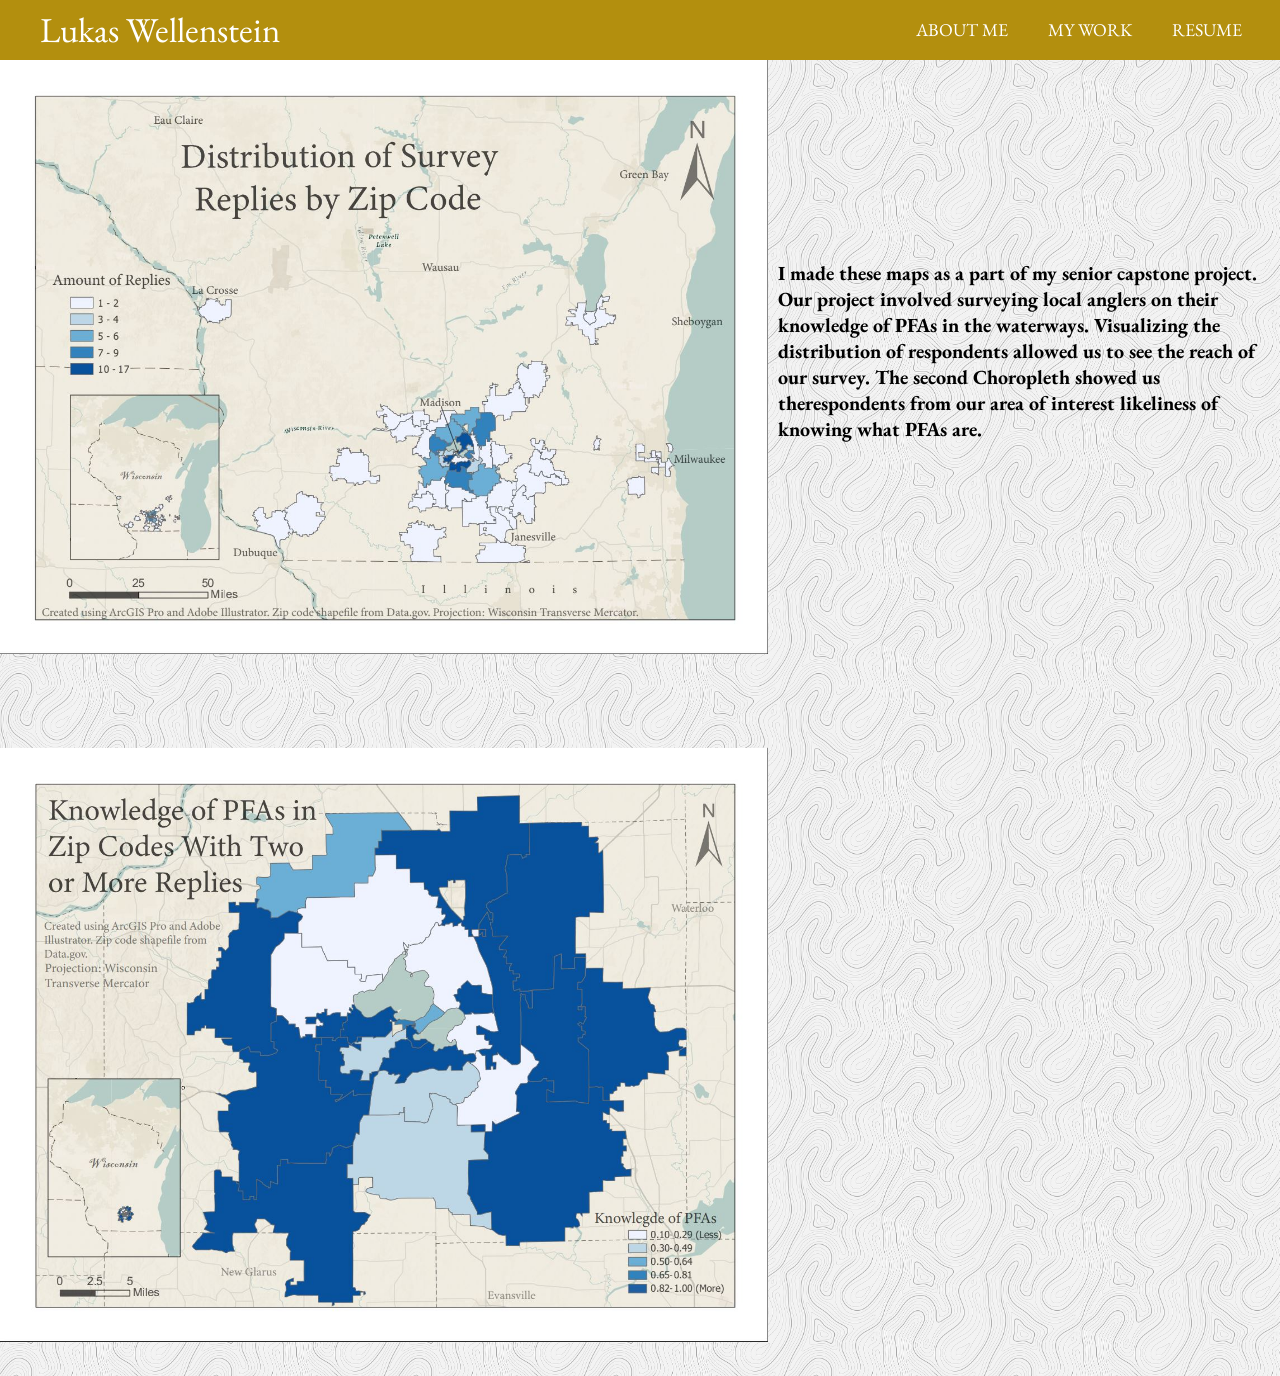
<file: capstone.html>
<!DOCTYPE html>
<html lang="en">
    <head>
        <meta charset="utf-8">
        <meta name="viewport" content="width=device-width">
            <title></title>

        <!--put your external stylesheet links here-->
        <link rel="stylesheet" href="css/style.css">
        <link href="https://fonts.googleapis.com/css2?family=EB+Garamond&display=swap" rel="stylesheet">
        
     
               
    </head>

    <body>
    <nav>
        <label class="logo"><a href="home.html">Lukas Wellenstein</a></label>
        <ul>
            <li><a href="about.html">About Me</a></li>
            <li><a href="works.html">My Work</a></li>
            <li><a href="resume.html">Resume</a></li>
        </ul>
    </nav>
    <div class = "container-fluid">
        <div class = "row">
            <div class ="col-md-7-col-sm-12-col-12">
                <img class = "project-item" src = "Amount_map.JPG" padding-top = 60 px>
            </div>

            <div class = "col-md-5 col-sm-12 col-12">
                <h1 class = "artist-statement">
                    I made these maps as a part of my senior capstone project. Our project involved surveying 
                    local anglers on their knowledge of PFAs in the waterways. Visualizing the distribution 
                    of respondents allowed us to see the reach of our survey. The second Choropleth showed 
                    us therespondents from our area of interest likeliness of knowing what PFAs are.

                </h1>
            </div>

            <div class ="col-md-7-col-sm-12-col-12">
                <img class = "project-item" src = "knowledge_map.JPG" padding-top = 60 px>
            </div>
            
        </div>
    </div>



    
    
    </body>
</html>
</file>
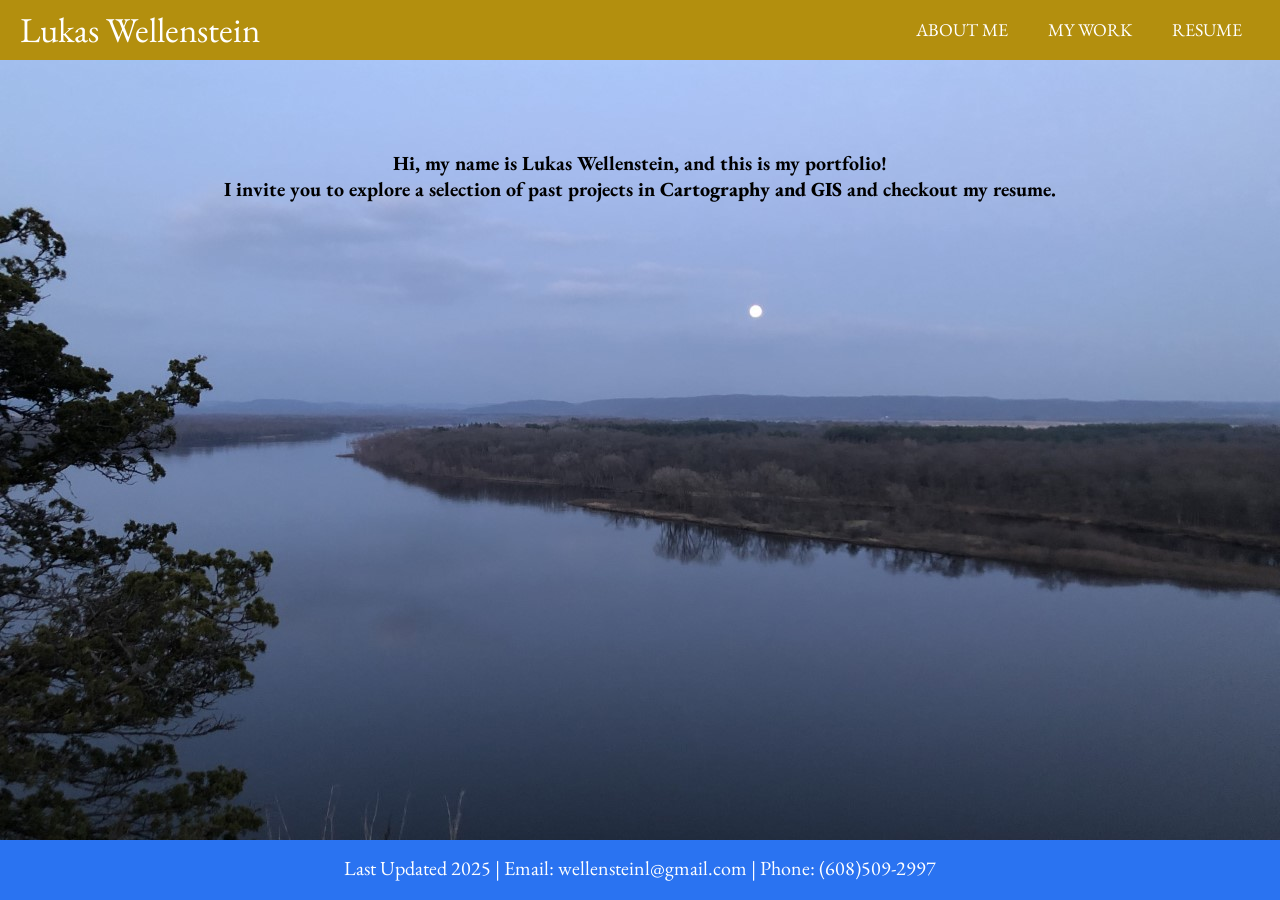
<file: home.html>
<!DOCTYPE html>
<html lang="en">
    <head>
        <meta charset="utf-8">
        <meta name="viewport" content="width=device-width">
            <title>Lukas Wellenstein</title>

        <!--EXTERNAL STYLE SHEETS-->
        <link rel="stylesheet" href="css/style.css">
        <link href="https://fonts.googleapis.com/css2?family=EB+Garamond&display=swap" rel="stylesheet">
       
    </head>

    <body>

    <!--NAVBAR-->

    <nav>
        <div class="navbar">
        <label class="logo">Lukas Wellenstein</label>
        <ul>
            <li><a href="about.html">About Me</a></li>
            <li><a href="works.html">My Work</a></li>
            <li><a href="resume.html">Resume</a></li>
        </ul>
        </div>
    </nav>
 
    <div class="title">
         
        <center><h2></h2><center>
        <p>Hi, my name is Lukas Wellenstein, and this is my portfolio!  
        </p>
        <p>I invite you to explore a selection of past projects in <strong>Cartography and GIS</strong> and checkout my resume.</p>
    </div>

    <style>
        body {
          background-image: url('home_image.jpg') !important;
          background-size: 100%;
          background-repeat: no-repeat;
        }
    </style>

<footer>
    <div class= "footer-content">
        <p>Last Updated 2025 | Email: wellensteinl@gmail.com | Phone: (608)509-2997
        </p>
    </div>
</footer>

    </body>
</html>
</file>
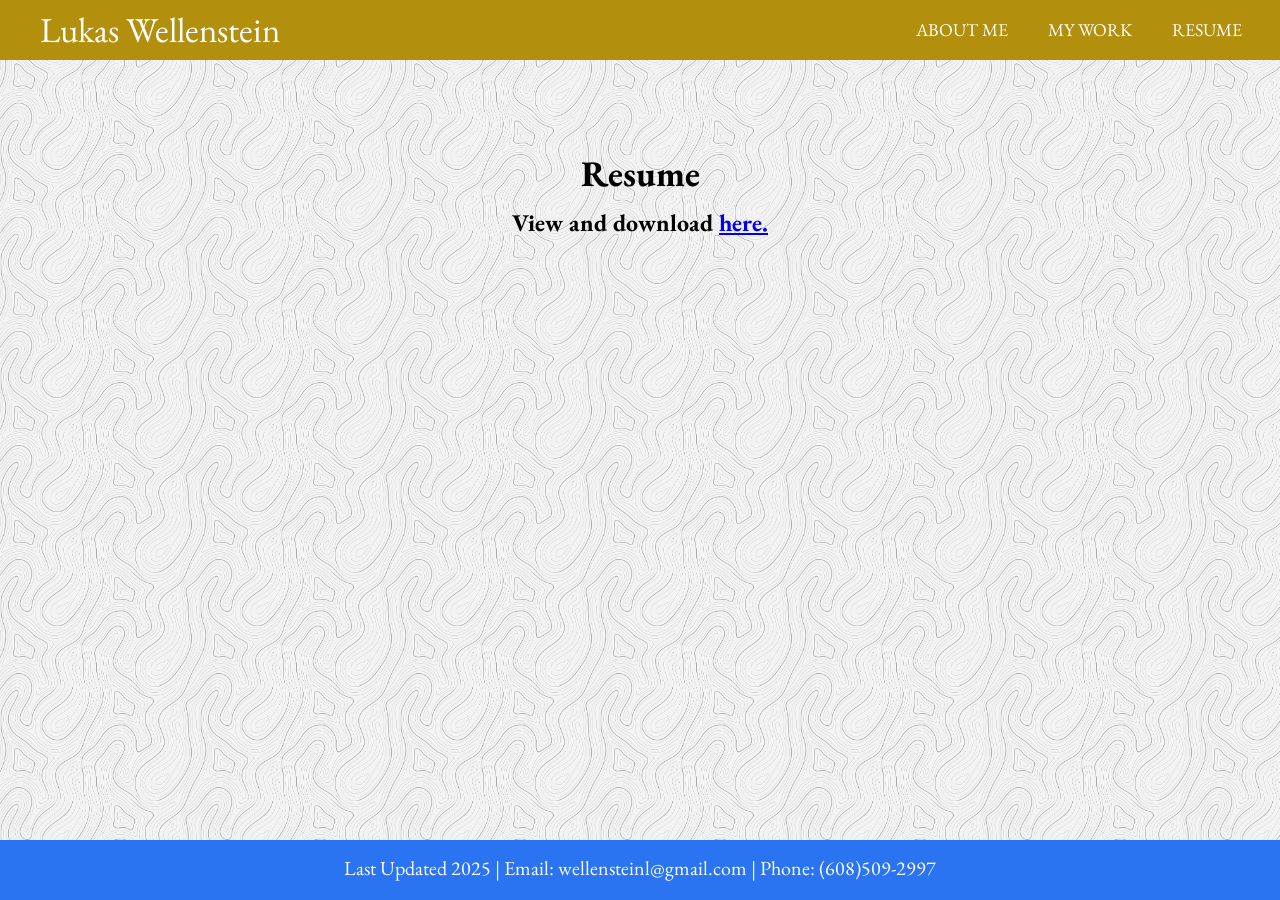
<file: resume.html>
<!DOCTYPE html>
<html lang="en">
    <head>
        <meta charset="utf-8">
        <meta name="viewport" content="width=device-width">
            <title></title>

        <!--put your external stylesheet links here-->
        <link rel="stylesheet" href="css/style.css">
        <link href="https://fonts.googleapis.com/css2?family=EB+Garamond&display=swap" rel="stylesheet">
        
    </head>

    <body>
    <nav>
        <label class="logo"><a href="home.html">Lukas Wellenstein</a></label>
        <ul>
            <li><a href="about.html">About Me</a></li>
            <li><a href="works.html">My Work</a></li>
            <li><a href="resume.html">Resume</a></li>
        </ul>
    </nav>

    <div class="title">
     <center><h2>Resume</h2></center>
        <div class="description">     
        </div>
    </div>

    
        
        <center><h2>View and download <a href="Wellenstein_Lukas_Resume.pdf">here.</h2></p></center>
        
    

            <footer>
                <div class= "footer-content">
                    <p>Last Updated 2025 | Email: wellensteinl@gmail.com | Phone: (608)509-2997
                    </p>
                </div>
            </footer>

    </body>
</html>
</file>
<file: css/style.css>
/*header,footer*/
.logo{
    color: white;
    font-size: 35px;
    line-height: 60px;
    padding: 0 100px;
    padding-left: 20px;
    font-family:'EB Garamond', serif;
    border-radius: 3px;
    text-decoration: none;
  }
  .logo a{
    color: white;
    font-size: 35px;
    line-height: 60px;
    padding: 0 100px;
    padding-left: 20px;
    font-family:'EB Garamond', serif;
    border-radius: 3px;
    text-decoration: none;
  }
  footer{
    background-color: #2a73f1;
    position: fixed;
    bottom: 0;
    height: 60px;
    width: 100%;
  }
  .footer-content{
    font-size: 15px;
    padding-top: 15px;
    text-align: center;
    font-family: 'EB Garamond', serif;
    color: white;
  }
  nav{
     background: #b38f0e;
     height: 60px;
     width: 100%;
     position: fixed;
  }
   
  /*text*/
  .title {
    font-family:'EB Garamond', serif;
    font-size: 1.5em;
    font-weight:bold;
    padding-top: 150px;
    padding-left: 195px;
    padding-right: 195px;
    text-shadow: 20px #eeeded;
   
  }
  nav ul{
     float: right;
     margin-right: 20px;
  }
  nav ul li{
     display: inline-block;
     line-height: 60px;
     margin: 0 5px;
  }
  nav ul li a{
     color: white;
     text-decoration: none;
     font-size: 18px;
     padding: 7px 13px;
     border-radius: 3px;
     text-transform: uppercase;
     font-family: 'EB Garamond', serif !important;
  }
  a:hover{
     background-color: white;
     border-radius: 3px;
     color: black;
  }
   
  h2{
    font-family: 'EB Garamond', serif;
    color:#000000; 
    font-size: 1.5em;
    font-weight:bold;
    
  }
  
  .link{
    color: white
  }
  *,
  *:before,
  *:after{
     padding: 0;
     margin: 0;
     box-sizing: border-box;
  }
 
  .description{
    font-size: 25px;
    width: 100%;
    padding-top: 10px;
    font-weight: bold;
    padding-right: 100px;
    padding-left: 100px;
  }
  .resources{
    font-size: 15px;
    width: 80%;
    padding-left: 300px;
    padding-top: 20px;
  }
  strong{
    font-weight: 900;
  }
  .link2{
    color:#000;
  }
  .follow{
    font-family: 'EB Garamond', serif;
    color: black; 
    font-size: 18px;
  }
 

 
 .card {
   box-shadow: 0 1px 3px rgba(0,0,0,0.12), 0 1px 2px rgba(0,0,0,0.24);
   transition: all 0.2s ease-in-out;
   box-sizing: border-box;
   margin-top:10px;
   margin-bottom:55px;
   background-color:#FFF;
 
 }
 
 .card:hover {
   box-shadow: 0 5px 5px rgba(0,0,0,0.19), 0 6px 6px rgba(0,0,0,0.23);
 }
 .card > .card-inner {
   padding:10px;
   
 }
 .card .header h2, h3 {
   margin-bottom: 0px;
   margin-top:0px;
 }
 .card .header {
   margin-bottom:5px;
 }
 .card img{
   width:100%;
 }
   
 body {
   background-image: url('../topoBG.jpg') !important;
   background-size: 200px;
   
 }
 
 .project-item{
   padding-top: 60px;
   padding-bottom: 30px;
   width: 100%
 
 }
  
 .artist-statement{
   float: right;
   padding-top: 260px;
   padding-left: 10px;
   width: 40%;
   font-family: 'EB Garamond', serif;
   color: black; 
   font-size: 20px;
 }
 .artist-statement-alt{
   width: 100%;
   padding-top: 10px;
   padding-right: 100px;
   padding-left: 100px;
   font-family: 'EB Garamond', serif !important;
   color: black; 
   font-size: 20px;
   font-weight: bold !important;
 }
 
 .col-md-7-col-sm-12-col-12{
   float: left;
   width: 60%;

 }
 p{
     font-size:20px;
 }
</file>
